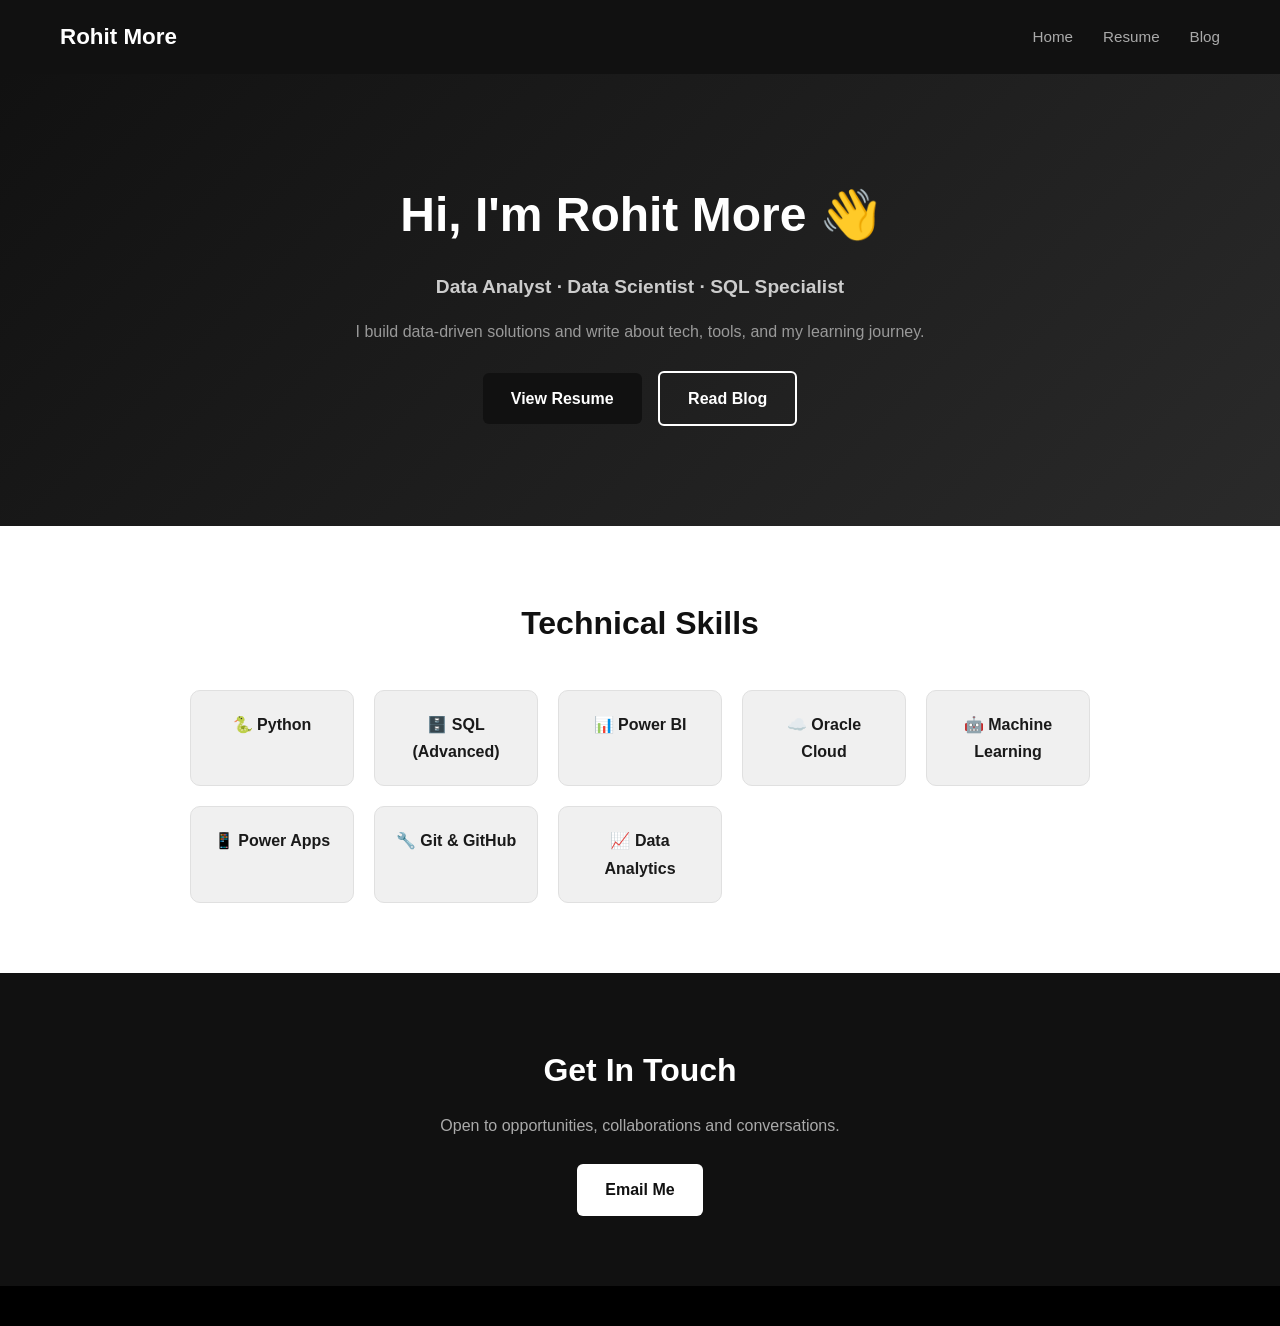
<file: index.html>
<!DOCTYPE html>
<html lang="en">
<head>
  <meta charset="UTF-8">
  <meta name="viewport" content="width=device-width, initial-scale=1.0">
  <meta name="description" content="Rohit More — Python Developer and SQL Specialist. Portfolio, Resume and Blog.">
  <meta name="keywords" content="Rohit More, Python developer, SQL, data analyst, portfolio">
  <title>Rohit More | Portfolio</title>
  <link rel="stylesheet" href="style.css">
</head>
<body>

  <!-- Navigation -->
  <nav>
    <div class="logo">Rohit More</div>
    <ul>
      <li><a href="index.html">Home</a></li>
      <li><a href="resume.html">Resume</a></li>
      <li><a href="blog.html">Blog</a></li>
    </ul>
  </nav>

  <!-- Hero Section -->
  <section id="hero">
    <h1>Hi, I'm Rohit More 👋</h1>
    <p class="tagline">Data Analyst · Data Scientist · SQL Specialist</p>
    <p class="bio">I build data-driven solutions and write about tech, tools, and my learning journey.</p>
    <div class="hero-buttons">
      <a href="resume.html" class="btn-primary">View Resume</a>
      <a href="blog.html" class="btn-secondary">Read Blog</a>
    </div>
  </section>

  <!-- Skills Section -->
  <section id="skills">
    <h2>Technical Skills</h2>
    <div class="skills-grid">
      <div class="skill-card">🐍 Python</div>
      <div class="skill-card">🗄️ SQL (Advanced)</div>
      <div class="skill-card">📊 Power BI</div>
      <div class="skill-card">☁️ Oracle Cloud</div>
      <div class="skill-card">🤖 Machine Learning</div>
      <div class="skill-card">📱 Power Apps</div>
      <div class="skill-card">🔧 Git & GitHub</div>
      <div class="skill-card">📈 Data Analytics</div>
    </div>
  </section>

  <!-- Contact Section -->
  <section id="contact">
    <h2>Get In Touch</h2>
    <p>Open to opportunities, collaborations and conversations.</p>
    <a href="mailto:rohitm416a@gmail.com" class="btn-primary">Email Me</a>
  </section>

  <!-- Footer -->
  <footer>
    <p>
</file>
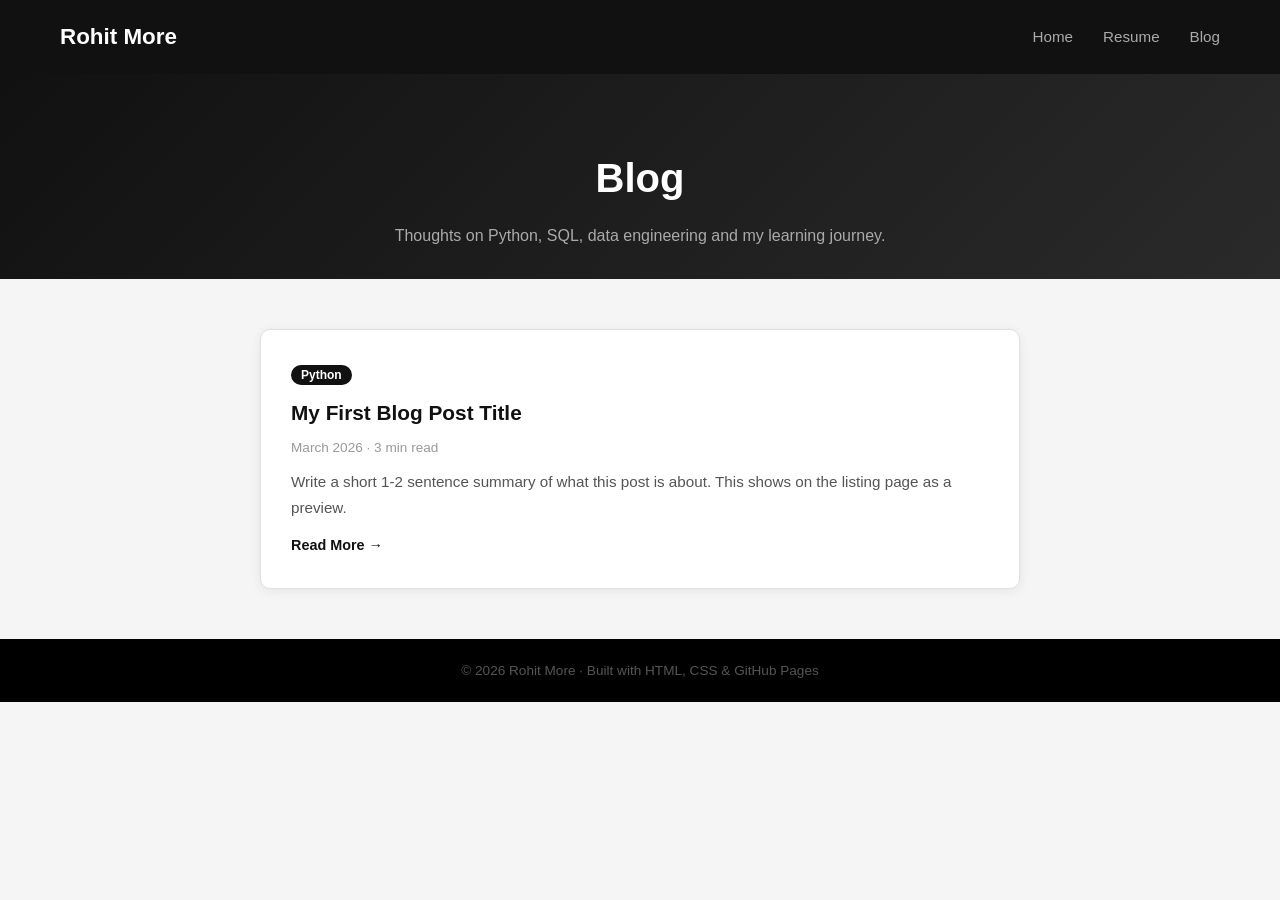
<file: blog.html>
<!DOCTYPE html>
<html lang="en">
<head>
  <meta charset="UTF-8">
  <meta name="viewport" content="width=device-width, initial-scale=1.0">
  <title>Rohit More | Blog</title>
  <link rel="stylesheet" href="style.css">
</head>
<body>

  <!-- Navigation -->
  <nav>
    <div class="logo">Rohit More</div>
    <ul>
      <li><a href="index.html">Home</a></li>
      <li><a href="resume.html">Resume</a></li>
      <li><a href="blog.html">Blog</a></li>
    </ul>
  </nav>

  <!-- Blog Header -->
  <section id="blog-header">
    <h1>Blog</h1>
    <p>Thoughts on Python, SQL, data engineering and my learning journey.</p>
  </section>

  <!-- Blog Posts List -->
  <section id="blog-list">

    <!-- Post Card 1 -->
    <div class="blog-card">
      <span class="blog-tag">Python</span>
      <h2><a href="blog-posts/post1.html">My First Blog Post Title</a></h2>
      <p class="blog-meta">March 2026 · 3 min read</p>
      <p class="blog-excerpt">Write a short 1-2 sentence summary of what this post is about. This shows on the listing page as a preview.</p>
      <a href="blog-posts/post1.html" class="read-more">Read More →</a>
    </div>

    <!-- Copy the block above for each new post you write -->

  </section>

  <!-- Footer -->
  <footer>
    <p>© 2026 Rohit More · Built with HTML, CSS & GitHub Pages</p>
  </footer>

</body>
</html>
</file>
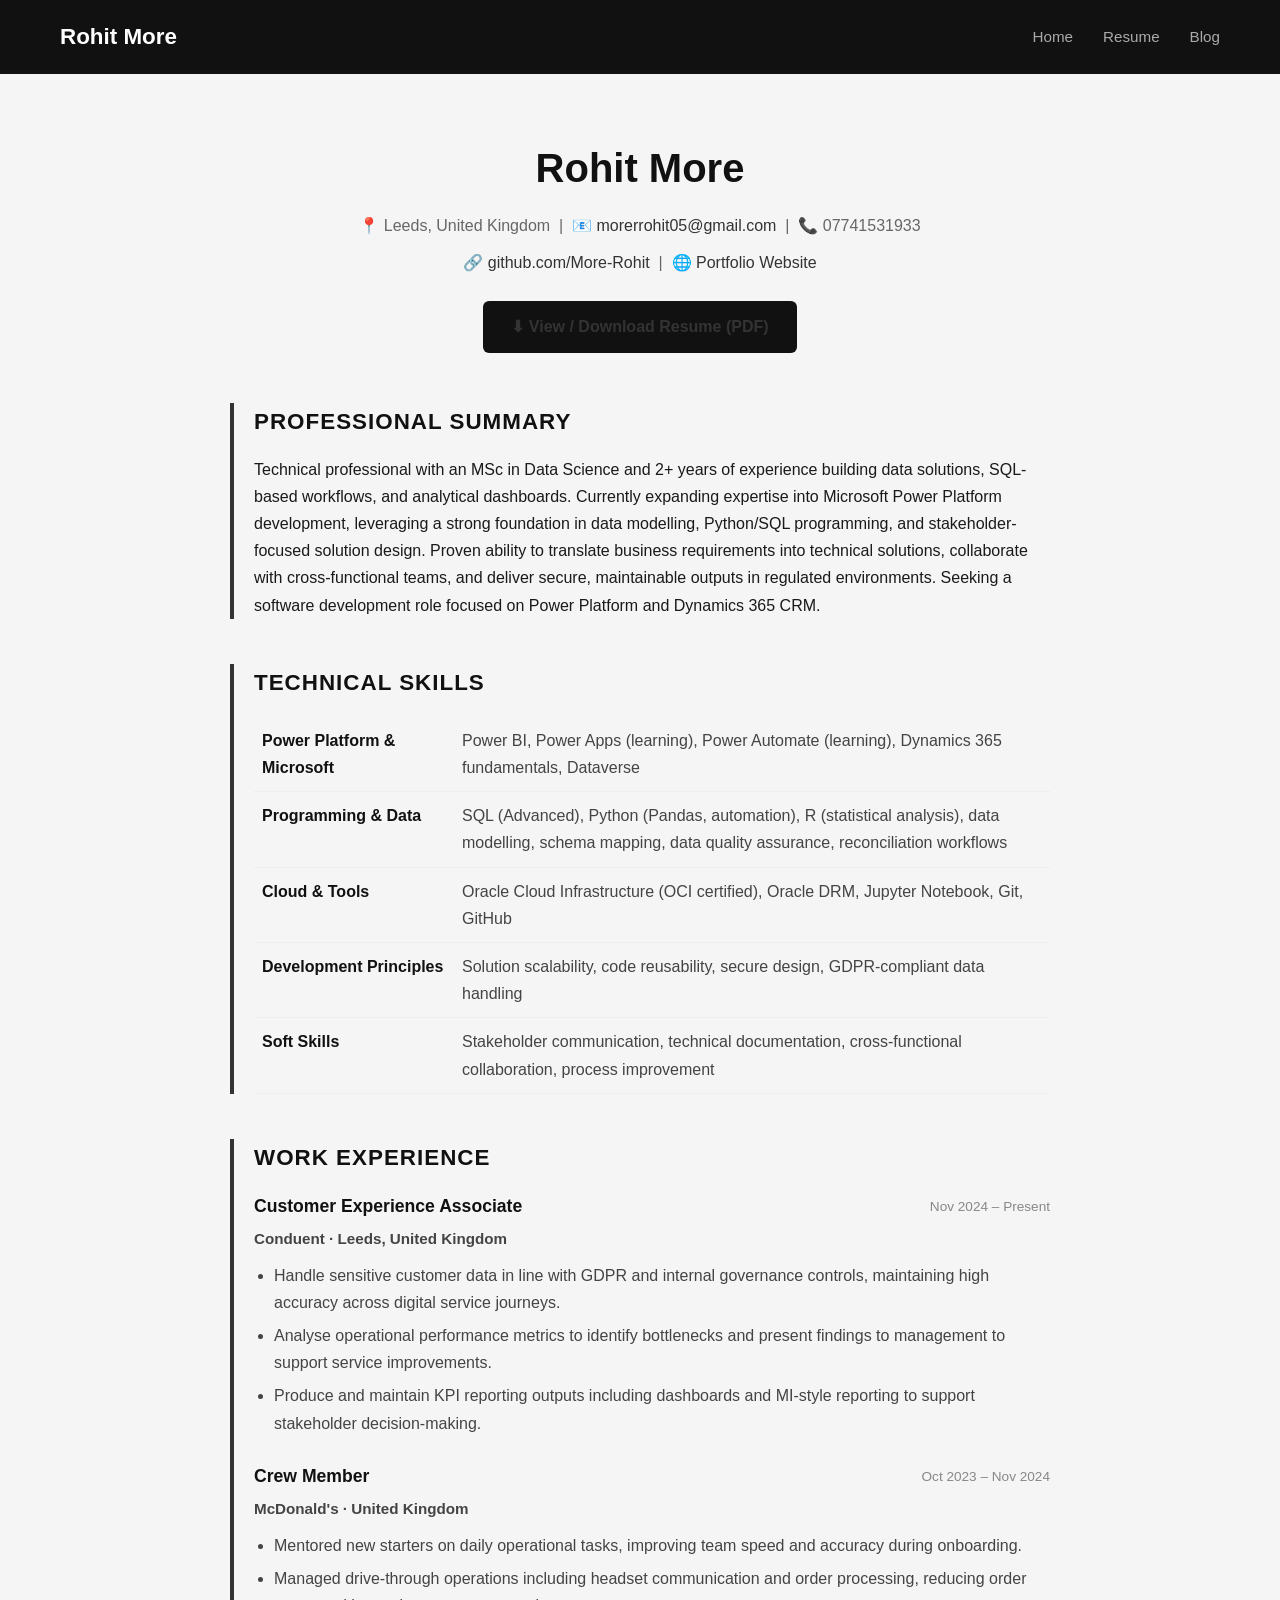
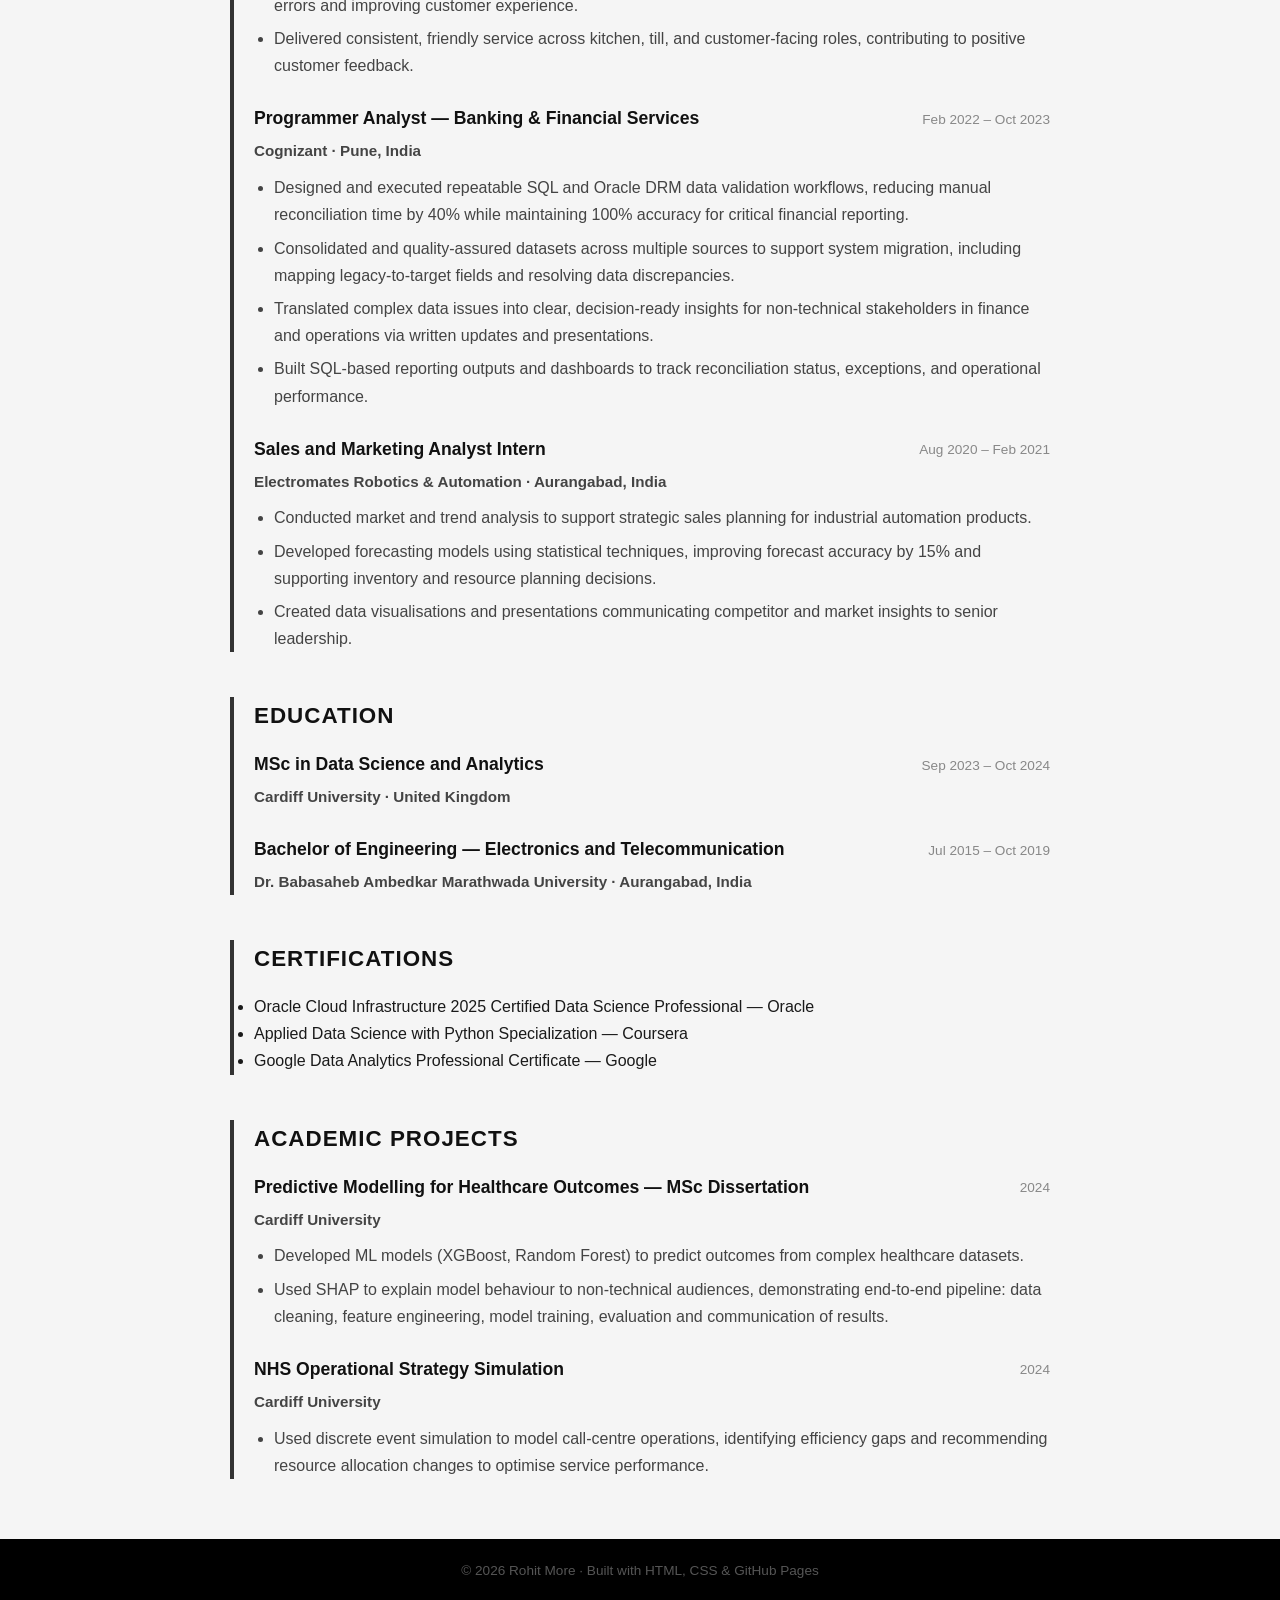
<file: resume.html>
<!DOCTYPE html>
<html lang="en">
<head>
  <meta charset="UTF-8">
  <meta name="viewport" content="width=device-width, initial-scale=1.0">
  <title>Rohit More | Resume</title>
  <link rel="stylesheet" href="style.css">
</head>
<body>

  <!-- Navigation -->
  <nav>
    <div class="logo">Rohit More</div>
    <ul>
      <li><a href="index.html">Home</a></li>
      <li><a href="resume.html">Resume</a></li>
      <li><a href="blog.html">Blog</a></li>
    </ul>
  </nav>

  <!-- Resume Section -->
  <section id="resume">

    <div class="resume-header">
      <h1>Rohit More</h1>
      <p>📍 Leeds, United Kingdom &nbsp;|&nbsp; 📧 <a href="mailto:morerrohit05@gmail.com">morerrohit05@gmail.com</a> &nbsp;|&nbsp; 📞 07741531933</p>
      <p>🔗 <a href="https://github.com/More-Rohit" target="_blank">github.com/More-Rohit</a> &nbsp;|&nbsp; 🌐 <a href="https://More-Rohit.github.io/RohitMore.github.io" target="_blank">Portfolio Website</a></p>
      <a href="./assets/resume.pdf" class="btn-primary" target="_blank">⬇ View / Download Resume (PDF)</a>
    </div>

    <!-- Summary -->
    <div class="resume-block">
      <h2>Professional Summary</h2>
      <p>Technical professional with an MSc in Data Science and 2+ years of experience building data solutions, SQL-based workflows, and analytical dashboards. Currently expanding expertise into Microsoft Power Platform development, leveraging a strong foundation in data modelling, Python/SQL programming, and stakeholder-focused solution design. Proven ability to translate business requirements into technical solutions, collaborate with cross-functional teams, and deliver secure, maintainable outputs in regulated environments. Seeking a software development role focused on Power Platform and Dynamics 365 CRM.</p>
    </div>

    <!-- Skills -->
    <div class="resume-block">
      <h2>Technical Skills</h2>
      <table class="skills-table">
        <tr>
          <td><strong>Power Platform & Microsoft</strong></td>
          <td>Power BI, Power Apps (learning), Power Automate (learning), Dynamics 365 fundamentals, Dataverse</td>
        </tr>
        <tr>
          <td><strong>Programming & Data</strong></td>
          <td>SQL (Advanced), Python (Pandas, automation), R (statistical analysis), data modelling, schema mapping, data quality assurance, reconciliation workflows</td>
        </tr>
        <tr>
          <td><strong>Cloud & Tools</strong></td>
          <td>Oracle Cloud Infrastructure (OCI certified), Oracle DRM, Jupyter Notebook, Git, GitHub</td>
        </tr>
        <tr>
          <td><strong>Development Principles</strong></td>
          <td>Solution scalability, code reusability, secure design, GDPR-compliant data handling</td>
        </tr>
        <tr>
          <td><strong>Soft Skills</strong></td>
          <td>Stakeholder communication, technical documentation, cross-functional collaboration, process improvement</td>
        </tr>
      </table>
    </div>

    <!-- Experience -->
    <div class="resume-block">
      <h2>Work Experience</h2>

      <!-- Job 1 -->
      <div class="resume-item">
        <div class="resume-item-header">
          <h3>Customer Experience Associate</h3>
          <span class="date">Nov 2024 – Present</span>
        </div>
        <p class="company">Conduent · Leeds, United Kingdom</p>
        <ul>
          <li>Handle sensitive customer data in line with GDPR and internal governance controls, maintaining high accuracy across digital service journeys.</li>
          <li>Analyse operational performance metrics to identify bottlenecks and present findings to management to support service improvements.</li>
          <li>Produce and maintain KPI reporting outputs including dashboards and MI-style reporting to support stakeholder decision-making.</li>
        </ul>
      </div>

      <!-- Job 2 -->
      <div class="resume-item">
        <div class="resume-item-header">
          <h3>Crew Member</h3>
          <span class="date">Oct 2023 – Nov 2024</span>
        </div>
        <p class="company">McDonald's · United Kingdom</p>
        <ul>
          <li>Mentored new starters on daily operational tasks, improving team speed and accuracy during onboarding.</li>
          <li>Managed drive-through operations including headset communication and order processing, reducing order errors and improving customer experience.</li>
          <li>Delivered consistent, friendly service across kitchen, till, and customer-facing roles, contributing to positive customer feedback.</li>
        </ul>
      </div>

      <!-- Job 3 -->
      <div class="resume-item">
        <div class="resume-item-header">
          <h3>Programmer Analyst — Banking & Financial Services</h3>
          <span class="date">Feb 2022 – Oct 2023</span>
        </div>
        <p class="company">Cognizant · Pune, India</p>
        <ul>
          <li>Designed and executed repeatable SQL and Oracle DRM data validation workflows, reducing manual reconciliation time by 40% while maintaining 100% accuracy for critical financial reporting.</li>
          <li>Consolidated and quality-assured datasets across multiple sources to support system migration, including mapping legacy-to-target fields and resolving data discrepancies.</li>
          <li>Translated complex data issues into clear, decision-ready insights for non-technical stakeholders in finance and operations via written updates and presentations.</li>
          <li>Built SQL-based reporting outputs and dashboards to track reconciliation status, exceptions, and operational performance.</li>
        </ul>
      </div>

      <!-- Job 4 -->
      <div class="resume-item">
        <div class="resume-item-header">
          <h3>Sales and Marketing Analyst Intern</h3>
          <span class="date">Aug 2020 – Feb 2021</span>
        </div>
        <p class="company">Electromates Robotics & Automation · Aurangabad, India</p>
        <ul>
          <li>Conducted market and trend analysis to support strategic sales planning for industrial automation products.</li>
          <li>Developed forecasting models using statistical techniques, improving forecast accuracy by 15% and supporting inventory and resource planning decisions.</li>
          <li>Created data visualisations and presentations communicating competitor and market insights to senior leadership.</li>
        </ul>
      </div>

    </div>

    <!-- Education -->
    <div class="resume-block">
      <h2>Education</h2>

      <div class="resume-item">
        <div class="resume-item-header">
          <h3>MSc in Data Science and Analytics</h3>
          <span class="date">Sep 2023 – Oct 2024</span>
        </div>
        <p class="company">Cardiff University · United Kingdom</p>
      </div>

      <div class="resume-item">
        <div class="resume-item-header">
          <h3>Bachelor of Engineering — Electronics and Telecommunication</h3>
          <span class="date">Jul 2015 – Oct 2019</span>
        </div>
        <p class="company">Dr. Babasaheb Ambedkar Marathwada University · Aurangabad, India</p>
      </div>

    </div>

    <!-- Certifications -->
    <div class="resume-block">
      <h2>Certifications</h2>
      <ul>
        <li>Oracle Cloud Infrastructure 2025 Certified Data Science Professional — Oracle</li>
        <li>Applied Data Science with Python Specialization — Coursera</li>
        <li>Google Data Analytics Professional Certificate — Google</li>
      </ul>
    </div>

    <!-- Projects -->
    <div class="resume-block">
      <h2>Academic Projects</h2>

      <div class="resume-item">
        <div class="resume-item-header">
          <h3>Predictive Modelling for Healthcare Outcomes — MSc Dissertation</h3>
          <span class="date">2024</span>
        </div>
        <p class="company">Cardiff University</p>
        <ul>
          <li>Developed ML models (XGBoost, Random Forest) to predict outcomes from complex healthcare datasets.</li>
          <li>Used SHAP to explain model behaviour to non-technical audiences, demonstrating end-to-end pipeline: data cleaning, feature engineering, model training, evaluation and communication of results.</li>
        </ul>
      </div>

      <div class="resume-item">
        <div class="resume-item-header">
          <h3>NHS Operational Strategy Simulation</h3>
          <span class="date">2024</span>
        </div>
        <p class="company">Cardiff University</p>
        <ul>
          <li>Used discrete event simulation to model call-centre operations, identifying efficiency gaps and recommending resource allocation changes to optimise service performance.</li>
        </ul>
      </div>

    </div>

  </section>

  <!-- Footer -->
  <footer>
    <p>© 2026 Rohit More · Built with HTML, CSS & GitHub Pages</p>
  </footer>

</body>
</html>
</file>
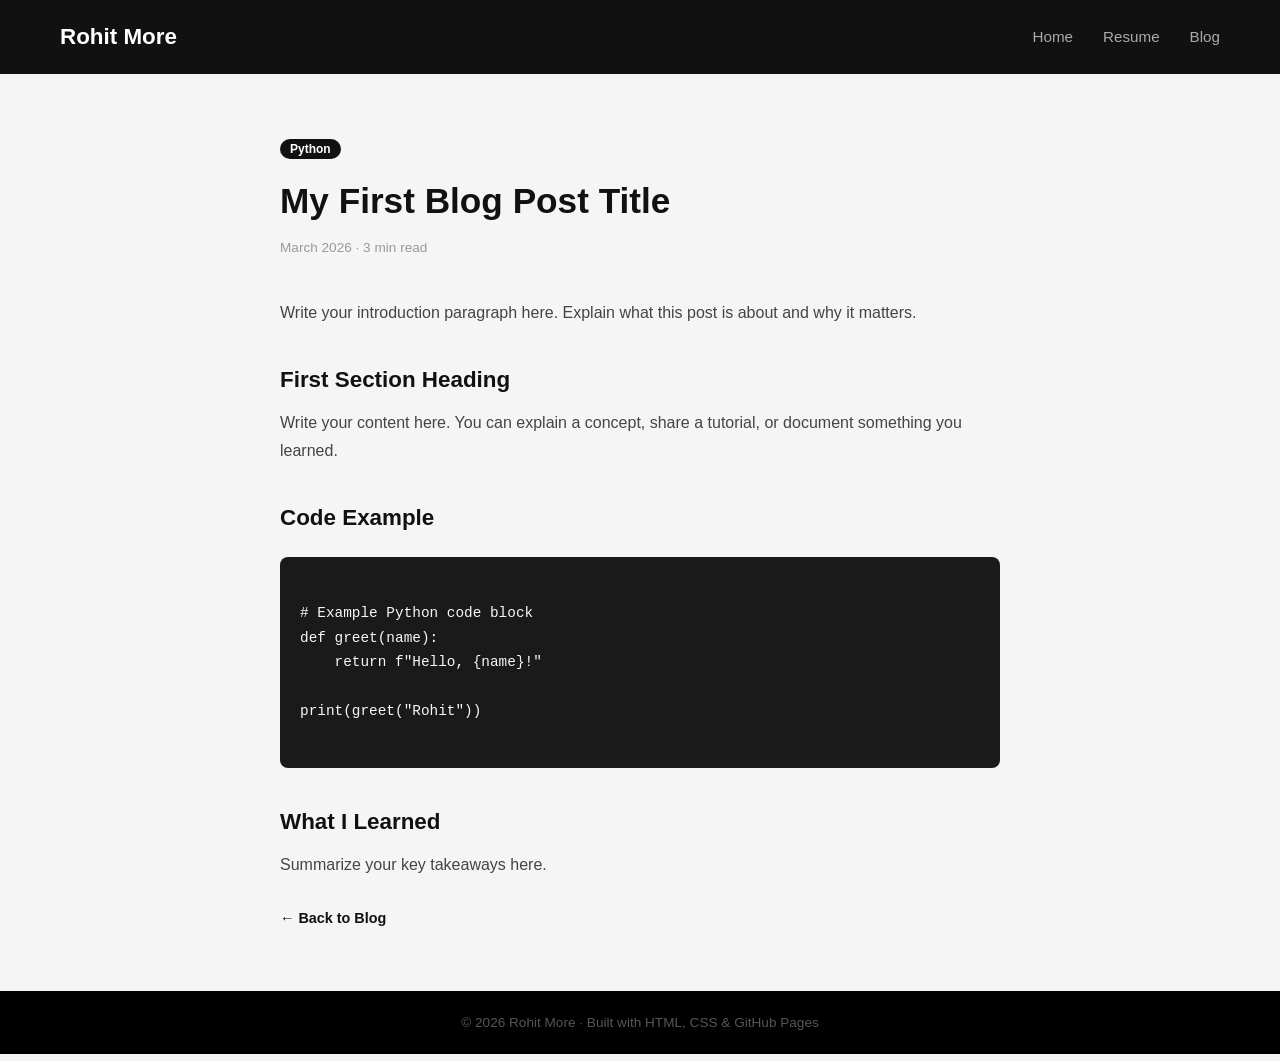
<file: blog-posts/post1.html>
<!DOCTYPE html>
<html lang="en">
<head>
  <meta charset="UTF-8">
  <meta name="viewport" content="width=device-width, initial-scale=1.0">
  <title>My First Blog Post | Rohit More</title>
  <link rel="stylesheet" href="../style.css">
</head>
<body>

  <!-- Navigation -->
  <nav>
    <div class="logo">Rohit More</div>
    <ul>
      <li><a href="../index.html">Home</a></li>
      <li><a href="../resume.html">Resume</a></li>
      <li><a href="../blog.html">Blog</a></li>
    </ul>
  </nav>

  <!-- Blog Post Content -->
  <section id="blog-post">

    <div class="post-header">
      <span class="blog-tag">Python</span>
      <h1>My First Blog Post Title</h1>
      <p class="blog-meta">March 2026 · 3 min read</p>
    </div>

    <div class="post-body">
      <p>Write your introduction paragraph here. Explain what this post is about and why it matters.</p>

      <h2>First Section Heading</h2>
      <p>Write your content here. You can explain a concept, share a tutorial, or document something you learned.</p>

      <h2>Code Example</h2>
      <pre><code>
# Example Python code block
def greet(name):
    return f"Hello, {name}!"

print(greet("Rohit"))
      </code></pre>

      <h2>What I Learned</h2>
      <p>Summarize your key takeaways here.</p>

    </div>

    <a href="../blog.html" class="read-more">← Back to Blog</a>

  </section>

  <!-- Footer -->
  <footer>
    <p>© 2026 Rohit More · Built with HTML, CSS & GitHub Pages</p>
  </footer>

</body>
</html>
</file>
<file: style.css>
/* ==========================================
   GLOBAL STYLES
========================================== */
* {
  margin: 0;
  padding: 0;
  box-sizing: border-box;
}

body {
  font-family: 'Segoe UI', Tahoma, Geneva, Verdana, sans-serif;
  background-color: #f5f5f5;
  color: #1a1a1a;
  line-height: 1.7;
}

a {
  text-decoration: none;
  color: inherit;
}

/* ==========================================
   NAVIGATION
========================================== */
nav {
  display: flex;
  justify-content: space-between;
  align-items: center;
  padding: 18px 60px;
  background-color: #111111;
  position: sticky;
  top: 0;
  z-index: 100;
}

nav .logo {
  font-size: 1.4rem;
  font-weight: 700;
  color: #ffffff;
}

nav ul {
  list-style: none;
  display: flex;
  gap: 30px;
}

nav ul li a {
  color: #aaaaaa;
  font-size: 0.95rem;
  transition: color 0.3s;
}

nav ul li a:hover {
  color: #ffffff;
}

/* ==========================================
   BUTTONS
========================================== */
.btn-primary {
  display: inline-block;
  background-color: #111111;
  color: #ffffff;
  padding: 12px 28px;
  border-radius: 6px;
  font-weight: 600;
  transition: background 0.3s;
  margin-top: 15px;
}

.btn-primary:hover {
  background-color: #333333;
}

.btn-secondary {
  display: inline-block;
  border: 2px solid #111111;
  color: #111111;
  padding: 12px 28px;
  border-radius: 6px;
  font-weight: 600;
  transition: all 0.3s;
  margin-top: 15px;
  margin-left: 12px;
}

.btn-secondary:hover {
  background-color: #111111;
  color: #ffffff;
}

/* ==========================================
   HERO SECTION
========================================== */
#hero {
  text-align: center;
  padding: 100px 20px;
  background: linear-gradient(135deg, #111111, #2a2a2a);
  color: #ffffff;
}

#hero h1 {
  font-size: 3rem;
  margin-bottom: 15px;
}

#hero .tagline {
  font-size: 1.2rem;
  color: #cccccc;
  margin-bottom: 15px;
  font-weight: 600;
}

#hero .bio {
  font-size: 1rem;
  color: #999999;
  max-width: 600px;
  margin: 0 auto;
}

.hero-buttons {
  margin-top: 10px;
}

.hero-buttons .btn-secondary {
  border-color: #ffffff;
  color: #ffffff;
}

.hero-buttons .btn-secondary:hover {
  background-color: #ffffff;
  color: #111111;
}

/* ==========================================
   SKILLS SECTION
========================================== */
#skills {
  padding: 70px 60px;
  text-align: center;
  background-color: #ffffff;
}

#skills h2 {
  font-size: 2rem;
  margin-bottom: 40px;
  color: #111111;
}

.skills-grid {
  display: grid;
  grid-template-columns: repeat(auto-fit, minmax(150px, 1fr));
  gap: 20px;
  max-width: 900px;
  margin: 0 auto;
}

.skill-card {
  background-color: #f0f0f0;
  padding: 20px;
  border-radius: 10px;
  font-weight: 600;
  font-size: 1rem;
  transition: transform 0.2s, background 0.3s;
  border: 1px solid #e0e0e0;
}

.skill-card:hover {
  transform: translateY(-4px);
  background-color: #111111;
  color: #ffffff;
}

/* ==========================================
   CONTACT SECTION
========================================== */
#contact {
  padding: 70px 60px;
  text-align: center;
  background-color: #111111;
  color: #ffffff;
}

#contact h2 {
  font-size: 2rem;
  margin-bottom: 15px;
}

#contact p {
  color: #aaaaaa;
  margin-bottom: 10px;
}

#contact .btn-primary {
  background-color: #ffffff;
  color: #111111;
}

#contact .btn-primary:hover {
  background-color: #cccccc;
}

/* ==========================================
   FOOTER
========================================== */
footer {
  text-align: center;
  padding: 20px;
  background-color: #000000;
  color: #555555;
  font-size: 0.85rem;
}

/* ==========================================
   RESUME PAGE
========================================== */
#resume {
  max-width: 860px;
  margin: 60px auto;
  padding: 0 20px;
}

.resume-header {
  text-align: center;
  margin-bottom: 50px;
}

.resume-header h1 {
  font-size: 2.5rem;
  color: #111111;
}

.resume-header p {
  color: #666666;
  margin: 10px 0;
}

.resume-header a {
  color: #333333;
}

.resume-block {
  margin-bottom: 45px;
  border-left: 4px solid #333333;
  padding-left: 20px;
}

.resume-block h2 {
  font-size: 1.4rem;
  color: #111111;
  margin-bottom: 15px;
  text-transform: uppercase;
  letter-spacing: 1px;
}

.resume-item {
  margin-bottom: 25px;
}

.resume-item-header {
  display: flex;
  justify-content: space-between;
  align-items: center;
}

.resume-item-header h3 {
  font-size: 1.1rem;
  color: #111111;
}

.date {
  font-size: 0.85rem;
  color: #888888;
}

.company {
  color: #444444;
  font-size: 0.95rem;
  font-weight: 600;
  margin: 4px 0 10px;
}

.resume-item ul {
  padding-left: 20px;
  color: #444444;
}

.resume-item ul li {
  margin-bottom: 6px;
}

.skills-table {
  width: 100%;
  border-collapse: collapse;
}

.skills-table tr {
  border-bottom: 1px solid #eeeeee;
}

.skills-table td {
  padding: 10px 8px;
  color: #444444;
  vertical-align: top;
}

.skills-table td:first-child {
  width: 200px;
  color: #111111;
}

/* ==========================================
   BLOG PAGE
========================================== */
#blog-header {
  text-align: center;
  padding: 70px 20px 30px;
  background: linear-gradient(135deg, #111111, #2a2a2a);
  color: #ffffff;
}

#blog-header h1 {
  font-size: 2.5rem;
}

#blog-header p {
  color: #aaaaaa;
  margin-top: 10px;
}

#blog-list {
  max-width: 800px;
  margin: 50px auto;
  padding: 0 20px;
}

.blog-card {
  background: #ffffff;
  border-radius: 10px;
  padding: 30px;
  margin-bottom: 25px;
  box-shadow: 0 2px 12px rgba(0,0,0,0.07);
  transition: transform 0.2s;
  border: 1px solid #e0e0e0;
}

.blog-card:hover {
  transform: translateY(-4px);
}

.blog-card h2 {
  font-size: 1.3rem;
  margin: 8px 0 5px;
  color: #111111;
}

.blog-card h2 a:hover {
  color: #555555;
}

.blog-tag {
  background-color: #111111;
  color: #ffffff;
  padding: 3px 10px;
  border-radius: 20px;
  font-size: 0.75rem;
  font-weight: 600;
}

.blog-meta {
  font-size: 0.85rem;
  color: #999999;
  margin-bottom: 10px;
}

.blog-excerpt {
  color: #555555;
  font-size: 0.95rem;
}

.read-more {
  display: inline-block;
  margin-top: 12px;
  color: #111111;
  font-weight: 600;
  font-size: 0.9rem;
}

.read-more:hover {
  text-decoration: underline;
}

/* ==========================================
   BLOG POST PAGE
========================================== */
#blog-post {
  max-width: 760px;
  margin: 60px auto;
  padding: 0 20px;
}

.post-header {
  margin-bottom: 40px;
}

.post-header h1 {
  font-size: 2.2rem;
  color: #111111;
  margin: 10px 0 5px;
}

.post-body h2 {
  font-size: 1.4rem;
  color: #111111;
  margin: 35px 0 10px;
}

.post-body p {
  color: #444444;
  margin-bottom: 15px;
}

.post-body pre {
  background-color: #1a1a1a;
  color: #f8f8f2;
  padding: 20px;
  border-radius: 8px;
  overflow-x: auto;
  margin: 20px 0;
  font-size: 0.9rem;
}

.post-body code {
  font-family: 'Courier New', monospace;
}

/* ==========================================
   RESPONSIVE - MOBILE
========================================== */
@media (max-width: 768px) {
  nav {
    padding: 15px 20px;
    flex-direction: column;
    gap: 10px;
  }

  nav ul {
    gap: 15px;
  }

  #hero h1 {
    font-size: 2rem;
  }

  #skills {
    padding: 50px 20px;
  }

  .resume-item-header {
    flex-direction: column;
    align-items: flex-start;
  }
}
</file>
